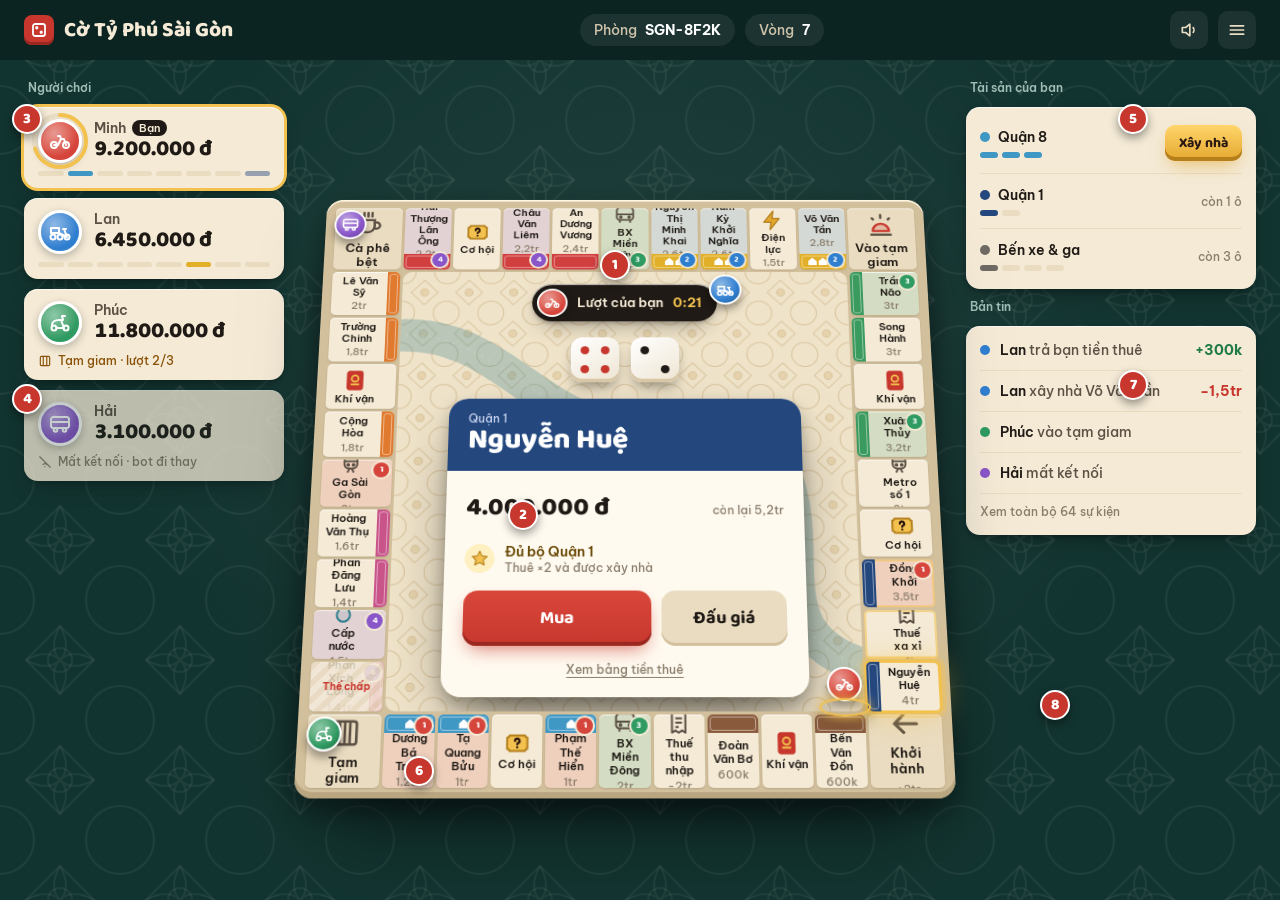
<file: docs/ui-concept/mockups/game-desktop.html>
<!doctype html>
<html lang="vi">
<head>
<meta charset="utf-8">
<meta name="viewport" content="width=device-width, initial-scale=1">
<title>Mockup · Màn chơi desktop</title>
<link rel="stylesheet" href="shared.css">
<script src="board.js"></script>
<style>
  .app { display: grid; grid-template-rows: 60px 1fr; height: 100vh; }
  .topbar { display: flex; align-items: center; justify-content: space-between; padding: 0 24px; background: var(--table-deep); color: #f4ead6; }
  .logo { display: flex; align-items: center; gap: 10px; font: 800 21px var(--f-display); }
  .logo .mark { width: 30px; height: 30px; border-radius: 8px; background: var(--son); display: grid; place-items: center; box-shadow: 0 -3px 0 #9b2820 inset; }
  .logo .mark svg { width: 18px; height: 18px; }
  .row { display: flex; gap: 10px; align-items: center; }
  .pill-dark { display: inline-flex; align-items: center; gap: 8px; padding: 7px 14px; border-radius: 999px; background: rgba(255,255,255,.07); font: 500 var(--t-body) var(--f-ui); color: #cfc3aa; }
  .pill-dark b { font-weight: 700; color: #fff; }
  .iconbtn { width: 38px; height: 38px; border-radius: 10px; background: rgba(255,255,255,.07); display: grid; place-items: center; color: #e9dcc2; }
  .iconbtn svg { width: 20px; height: 20px; }

  .stage { display: grid; grid-template-columns: 260px 1fr 290px; gap: 24px; padding: 20px 24px; min-height: 0; }
  .rail { display: flex; flex-direction: column; gap: 10px; min-height: 0; }
  .rail h3 { font: 600 var(--t-meta) var(--f-ui); color: #9fbdb5; padding: 0 4px 2px; }

  /* Người chơi: chỉ tên + tiền; trạng thái đặc biệt mới có dòng thứ 3 */
  .player { display: grid; grid-template-columns: auto 1fr; column-gap: 12px; row-gap: 8px; padding: 12px 14px; align-items: center; }
  .player.active { box-shadow: 0 0 0 3px var(--gold), var(--shadow-card); }
  .player .nm { font: 600 var(--t-body) var(--f-ui); color: var(--ink-2); display: flex; gap: 6px; align-items: center; }
  .player .you { font: 600 11px var(--f-ui); background: var(--ink); color: var(--plaster); padding: 1px 7px; border-radius: 999px; }
  .player .cash { font: 800 22px/1.15 var(--f-display); font-variant-numeric: tabular-nums; }
  .pips { grid-column: 1 / -1; display: flex; gap: 4px; }
  .pips span { flex: 1; height: 5px; border-radius: 3px; background: var(--plaster-2); }
  .state { grid-column: 1 / -1; display: flex; align-items: center; gap: 6px; font: 500 var(--t-meta) var(--f-ui); color: #8a5208; }
  .state svg { width: 14px; height: 14px; }
  .player.away { opacity: .75; }
  .player.away .state { color: var(--ink-3); }

  .board-col { display: grid; place-items: center; min-height: 0; }
  .board-wrap { width: min(100%, 790px); aspect-ratio: 1; }
  .board { width: 100%; height: 100%; }

  .stagecard { position: absolute; inset: 0; display: flex; flex-direction: column; align-items: center; justify-content: center; gap: 18px; }
  .turnbar { display: flex; align-items: center; gap: 10px; background: var(--ink); color: var(--plaster); padding: 5px 16px 5px 5px; border-radius: 999px; box-shadow: var(--shadow-card); font: 600 var(--t-body) var(--f-ui); }
  .turnbar .avatar { width: 32px; height: 32px; border-width: 2px; } .turnbar .avatar svg { width: 18px; height: 18px; }
  .turnbar .t { font: 700 var(--t-body) var(--f-ui); color: var(--gold); font-variant-numeric: tabular-nums; }
  .dice { display: flex; gap: 12px; }
  .die { width: 50px; height: 50px; border-radius: 12px; background: linear-gradient(145deg, #fff, #efe6d4); box-shadow: 0 -4px 0 #d8c8a8 inset, 0 8px 14px -4px rgba(0,0,0,.4); display: grid; grid-template: repeat(3, 1fr) / repeat(3, 1fr); padding: 9px; }
  .die i { width: 9px; height: 9px; border-radius: 50%; background: var(--son); place-self: center; }
  .die.b i { background: var(--ink); }

  /* Thẻ quyết định: 1 tên, 1 giá, 1 lý do, 2 nút */
  .deed { width: 360px; background: #fffaf0; border-radius: 20px; box-shadow: var(--shadow-pop); overflow: hidden; }
  .deed .head { background: var(--q1); color: #fff; padding: 14px 20px 16px; }
  .deed .head .d { font: 500 var(--t-meta) var(--f-ui); color: #c6d3ee; }
  .deed .head h2 { font: 800 var(--t-key)/1.1 var(--f-display); }
  .deed .body { padding: 18px 20px 20px; display: flex; flex-direction: column; gap: 16px; }
  .price { display: flex; align-items: baseline; justify-content: space-between; }
  .price b { font: 800 26px var(--f-display); font-variant-numeric: tabular-nums; }
  .price span { font: 500 var(--t-meta) var(--f-ui); color: var(--ink-3); }
  .why { display: flex; align-items: center; gap: 10px; font: 600 var(--t-body) var(--f-ui); color: #6a4a07; }
  .why .star { width: 30px; height: 30px; border-radius: 50%; background: #fff0c2; display: grid; place-items: center; flex-shrink: 0; }
  .why .star svg { width: 18px; height: 18px; }
  .why small { display: block; font-weight: 500; font-size: var(--t-meta); color: var(--ink-3); }
  .actions { display: grid; grid-template-columns: 1.5fr 1fr; gap: 10px; }
  .more { font: 500 var(--t-meta) var(--f-ui); color: var(--ink-3); text-align: center; text-decoration: underline; text-underline-offset: 3px; }

  /* Tài sản: mỗi quận 1 dòng */
  .portfolio { padding: 6px 14px; }
  .grp { display: grid; grid-template-columns: 1fr auto; gap: 12px; align-items: center; padding: 12px 0; border-top: 1px solid var(--plaster-2); }
  .grp:first-child { border-top: 0; }
  .grp .t { font: 600 var(--t-body) var(--f-ui); display: flex; align-items: center; gap: 8px; }
  .grp .t i { width: 10px; height: 10px; border-radius: 50%; }
  .dots { display: flex; gap: 4px; margin-top: 6px; }
  .dots i { width: 18px; height: 6px; border-radius: 3px; background: var(--plaster-2); }
  .grp .mini { height: 36px; padding: 0 14px; font-size: 14px; border-radius: 10px; }
  .grp .hint { font: 500 var(--t-meta) var(--f-ui); color: var(--ink-3); }

  /* Bản tin: 1 dòng mỗi sự kiện, số tiền tách cột */
  .feed { padding: 4px 14px; }
  .ev { display: grid; grid-template-columns: 10px 1fr auto; gap: 10px; align-items: center; padding: 11px 0; border-top: 1px solid var(--plaster-2); font: 500 var(--t-body) var(--f-ui); color: var(--ink-2); white-space: nowrap; }
  .ev:first-child { border-top: 0; }
  .ev .dot { width: 10px; height: 10px; border-radius: 50%; }
  .ev span:nth-child(2) { overflow: hidden; text-overflow: ellipsis; }
  .ev b { color: var(--ink); font-weight: 600; }
  .ev .amt { font: 700 var(--t-body) var(--f-ui); font-variant-numeric: tabular-nums; }
  .plus { color: #1f7a45; } .minus { color: var(--son); }
  .feed .all { display: block; padding: 10px 0 12px; font: 500 var(--t-meta) var(--f-ui); color: var(--ink-3); border-top: 1px solid var(--plaster-2); }
</style>
</head>
<body class="gachbong-bg">
<div class="app">
  <header class="topbar">
    <div class="logo"><span class="mark"><svg viewBox="0 0 24 24" fill="none" stroke="#fff" stroke-width="2.4"><rect x="4" y="4" width="16" height="16" rx="3"/><circle cx="9" cy="9" r="1" fill="#fff"/><circle cx="15" cy="15" r="1" fill="#fff"/></svg></span>Cờ Tỷ Phú Sài Gòn</div>
    <div class="row">
      <span class="pill-dark">Phòng <b>SGN-8F2K</b></span>
      <span class="pill-dark">Vòng <b>7</b></span>
    </div>
    <div class="row">
      <span class="iconbtn"><svg viewBox="0 0 24 24" fill="none" stroke="currentColor" stroke-width="2" stroke-linejoin="round"><path d="M4 9h4l5-4v14l-5-4H4z"/><path d="M16.5 8.5a5 5 0 0 1 0 7"/></svg></span>
      <span class="iconbtn"><svg viewBox="0 0 24 24" fill="none" stroke="currentColor" stroke-width="2" stroke-linecap="round"><path d="M4 7h16M4 12h16M4 17h16"/></svg></span>
    </div>
  </header>

  <main class="stage">
    <aside class="rail">
      <h3>Người chơi</h3>
      <div class="card player active">
        <div class="timer-ring"><div class="avatar" style="--c:var(--p1)" id="av1"></div>
          <svg class="ring" viewBox="0 0 56 56"><circle cx="28" cy="28" r="26" fill="none" stroke="#e8dcc3" stroke-width="4"/><circle cx="28" cy="28" r="26" fill="none" stroke="var(--gold)" stroke-width="4" stroke-dasharray="163" stroke-dashoffset="49" stroke-linecap="round"/></svg></div>
        <div><div class="nm">Minh <span class="you">Bạn</span></div><div class="cash">9.200.000 đ</div></div>
        <div class="pips"><span></span><span style="background:var(--q8)"></span><span></span><span></span><span></span><span></span><span></span><span style="background:var(--q1);opacity:.45"></span></div>
      </div>
      <div class="card player">
        <div class="avatar" style="--c:var(--p2)" id="av2"></div>
        <div><div class="nm">Lan</div><div class="cash">6.450.000 đ</div></div>
        <div class="pips"><span></span><span></span><span></span><span></span><span></span><span style="background:var(--q3)"></span><span></span><span></span></div>
      </div>
      <div class="card player">
        <div class="avatar" style="--c:var(--p3)" id="av3"></div>
        <div><div class="nm">Phúc</div><div class="cash">11.800.000 đ</div></div>
        <div class="state"><svg viewBox="0 0 24 24" fill="none" stroke="currentColor" stroke-width="2"><rect x="4" y="4" width="16" height="16" rx="2"/><path d="M9 4v16M15 4v16"/></svg>Tạm giam · lượt 2/3</div>
      </div>
      <div class="card player away">
        <div class="avatar" style="--c:var(--p4)" id="av4"></div>
        <div><div class="nm">Hải</div><div class="cash">3.100.000 đ</div></div>
        <div class="state"><svg viewBox="0 0 24 24" fill="none" stroke="currentColor" stroke-width="2" stroke-linecap="round"><path d="M3 3l18 18M12 20h.01M8.5 16.5a5 5 0 0 1 7 0"/></svg>Mất kết nối · bot đi thay</div>
      </div>
    </aside>

    <section class="board-col">
      <div class="board-wrap">
        <div class="board tilt" id="board">
          <div class="center">
            <script>document.currentScript.insertAdjacentHTML('afterend', centerMap())</script>
            <div class="stagecard">
              <div class="turnbar"><span class="avatar" style="--c:var(--p1)" id="avT"></span>Lượt của bạn<span class="t">0:21</span></div>
              <div class="dice">
                <div class="die"><i style="grid-area:1/1"></i><i style="grid-area:1/3"></i><i style="grid-area:3/1"></i><i style="grid-area:3/3"></i></div>
                <div class="die b"><i style="grid-area:1/1"></i><i style="grid-area:3/3"></i></div>
              </div>
              <div class="deed">
                <div class="head"><div class="d">Quận 1</div><h2>Nguyễn Huệ</h2></div>
                <div class="body">
                  <div class="price"><b>4.000.000 đ</b><span>còn lại 5,2tr</span></div>
                  <div class="why"><span class="star"><svg viewBox="0 0 24 24" fill="#f2c14e" stroke="#b5801c" stroke-width="1.5" stroke-linejoin="round"><path d="M12 2l3 6.5 7 .8-5.2 4.8 1.5 7L12 17.6 5.7 21l1.5-7L2 9.3l7-.8z"/></svg></span>
                    <span>Đủ bộ Quận 1<small>Thuê ×2 và được xây nhà</small></span></div>
                  <div class="actions"><button class="btn btn-primary">Mua</button><button class="btn btn-ghost">Đấu giá</button></div>
                  <span class="more">Xem bảng tiền thuê</span>
                </div>
              </div>
            </div>
          </div>
        </div>
      </div>
    </section>

    <aside class="rail">
      <h3>Tài sản của bạn</h3>
      <div class="card portfolio">
        <div class="grp"><div><div class="t"><i style="background:var(--q8)"></i>Quận 8</div><div class="dots"><i style="background:var(--q8)"></i><i style="background:var(--q8)"></i><i style="background:var(--q8)"></i></div></div>
          <button class="btn btn-gold mini">Xây nhà</button></div>
        <div class="grp"><div><div class="t"><i style="background:var(--q1)"></i>Quận 1</div><div class="dots"><i style="background:var(--q1)"></i><i></i></div></div>
          <span class="hint">còn 1 ô</span></div>
        <div class="grp"><div><div class="t"><i style="background:#6e6a63"></i>Bến xe &amp; ga</div><div class="dots"><i style="background:#6e6a63"></i><i></i><i></i><i></i></div></div>
          <span class="hint">còn 3 ô</span></div>
      </div>

      <h3>Bản tin</h3>
      <div class="card feed">
        <div class="ev"><span class="dot" style="background:var(--p2)"></span><span><b>Lan</b> trả bạn tiền thuê</span><span class="amt plus">+300k</span></div>
        <div class="ev"><span class="dot" style="background:var(--p2)"></span><span><b>Lan</b> xây nhà Võ Văn Tần</span><span class="amt minus">−1,5tr</span></div>
        <div class="ev"><span class="dot" style="background:var(--p3)"></span><span><b>Phúc</b> vào tạm giam</span><span></span></div>
        <div class="ev"><span class="dot" style="background:var(--p4)"></span><span><b>Hải</b> mất kết nối</span><span></span></div>
        <span class="all">Xem toàn bộ 64 sự kiện</span>
      </div>
    </aside>
  </main>
</div>

<script>
  renderBoard(document.getElementById('board'), {
    owners: { 6:'p1', 8:'p1', 9:'p1', 37:'p1', 15:'p1', 26:'p2', 27:'p2', 29:'p2', 31:'p3', 34:'p3', 5:'p3', 25:'p3', 21:'p4', 23:'p4', 11:'p4', 12:'p4' },
    houses: { 6:1, 8:1, 9:1, 26:2, 27:2, 29:3 },
    mortgaged: [11], landing: 39, trail: [37, 38],
    tokens: [
      { seat:'p1', vehicle:'cub', at:39, active:true },
      { seat:'p2', vehicle:'xichlo', at:27 },
      { seat:'p3', vehicle:'vespa', at:10 },
      { seat:'p4', vehicle:'bus', at:20 },
    ],
  });
  const V = ['cub','xichlo','vespa','bus'];
  ['av1','av2','av3','av4'].forEach((id,i)=>document.getElementById(id).innerHTML = VEHICLE[V[i]]);
  document.getElementById('avT').innerHTML = VEHICLE.cub;
</script>
<script src="notes.js"></script>
<script>
  showNotes([
    { n:1, x:600, y:250 }, { n:2, x:508, y:500 }, { n:3, x:12, y:104 },
    { n:4, x:12, y:384 }, { n:5, x:1118, y:104 }, { n:6, x:404, y:756 }, { n:7, x:1118, y:370 }, { n:8, x:1040, y:690 },
  ]);
</script>
</body>
</html>
</file>
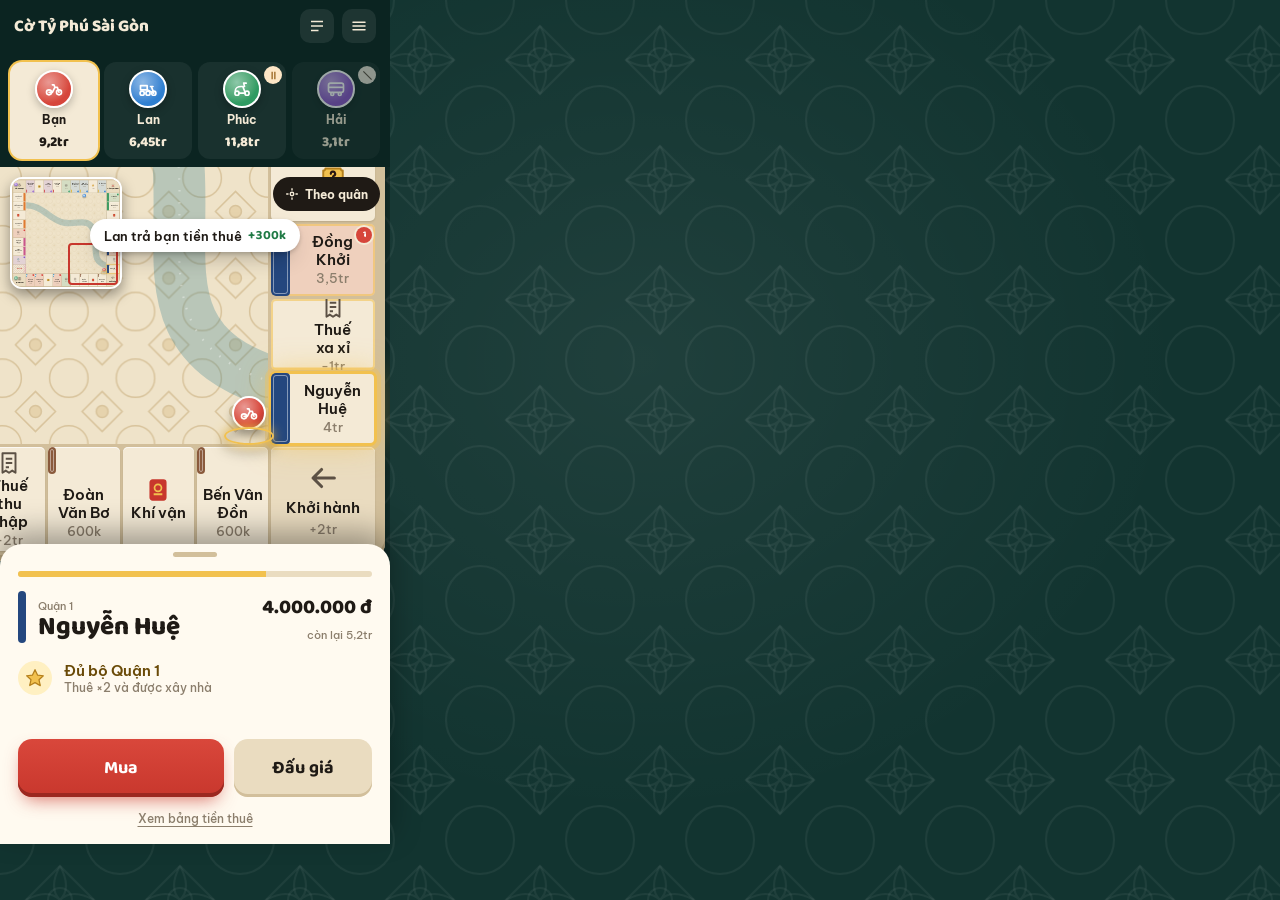
<file: docs/ui-concept/mockups/game-mobile.html>
<!doctype html>
<html lang="vi">
<head>
<meta charset="utf-8">
<meta name="viewport" content="width=device-width, initial-scale=1">
<title>Mockup · Màn chơi mobile</title>
<link rel="stylesheet" href="shared.css">
<script src="board.js"></script>
<style>
  body { width: 390px; height: 844px; position: relative; }
  .top { height: 52px; display: flex; align-items: center; justify-content: space-between; padding: 0 14px; color: #f4ead6; background: var(--table-deep); }
  .top b { font: 800 17px var(--f-display); }
  .top .r { display: flex; gap: 8px; }
  .ib { width: 34px; height: 34px; border-radius: 10px; background: rgba(255,255,255,.08); display: grid; place-items: center; }
  .ib svg { width: 18px; height: 18px; }

  .strip { display: grid; grid-template-columns: repeat(4, 1fr); gap: 6px; padding: 10px 10px 8px; background: var(--table-deep); }
  .pl { display: flex; flex-direction: column; align-items: center; gap: 4px; padding: 8px 4px 6px; border-radius: 12px; background: rgba(255,255,255,.06); color: #f4ead6; position: relative; }
  .pl.on { background: var(--plaster); color: var(--ink); box-shadow: 0 0 0 2px var(--gold); }
  .pl .avatar { width: 38px; height: 38px; border-width: 2px; }
  .pl .avatar svg { width: 20px; height: 20px; }
  .pl .n { font: 700 12px var(--f-ui); }
  .pl .c { font: 800 14px var(--f-display); }
  .pl .badge { position: absolute; top: 4px; right: 4px; width: 18px; height: 18px; border-radius: 50%; display: grid; place-items: center; background: #fde6c6; }
  .pl .badge svg { width: 11px; height: 11px; }
  .pl.off { opacity: .6; }

  .cam { position: relative; height: 394px; overflow: hidden; }
  .cam > .board { position: absolute; width: 900px; height: 900px; left: -515px; top: -506px; }
  .cam > .board .tile .name { font-size: 15px; }
  .cam > .board .tile .price { font-size: 13px; }
  .mini { position: absolute; left: 10px; top: 10px; width: 112px; height: 112px; border-radius: 12px; overflow: hidden; background: var(--plaster-edge); box-shadow: 0 6px 14px rgba(0,0,0,.4); border: 2px solid #fff; }
  .mini .board { width: 900px; height: 900px; transform: scale(.1205); transform-origin: 0 0; }
  .mini .vp { position: absolute; right: 2px; bottom: 2px; width: 50px; height: 42px; border: 2.5px solid var(--son); border-radius: 4px; }
  .recenter { position: absolute; right: 10px; top: 10px; z-index: 6; height: 34px; padding: 0 12px; border-radius: 999px; background: var(--ink); color: var(--plaster); font: 700 12px var(--f-ui); display: flex; align-items: center; gap: 6px; }
  .recenter svg { width: 14px; height: 14px; }
  .toast { z-index: 6; position: absolute; left: 50%; top: 52px; transform: translateX(-50%); white-space: nowrap; background: #fff; border-radius: 999px; padding: 6px 14px; font: 600 13px var(--f-ui); box-shadow: var(--shadow-card); display: flex; gap: 6px; align-items: center; }
  .toast b { font-family: var(--f-display); color: #1f7a45; }

  .sheet { gap: 14px; position: absolute; left: 0; right: 0; bottom: 0; height: 300px; background: #fffaf0; border-radius: 22px 22px 0 0; box-shadow: 0 -12px 30px rgba(0,0,0,.35); padding: 8px 18px 18px; display: flex; flex-direction: column; }
  .grab { width: 44px; height: 5px; border-radius: 3px; background: var(--plaster-edge); align-self: center; }
  .sh-head { display: flex; align-items: center; gap: 12px; }
  .plate { width: 8px; align-self: stretch; border-radius: 4px; background: var(--q1); }
  .sh-head h2 { font: 800 26px/1 var(--f-display); }
  .sh-head .eyebrow { font-size: 11px; }
  .sh-head .px { margin-left: auto; text-align: right; }
  .sh-head .px b { font: 800 20px var(--f-display); display: block; }
  .sh-head .px small { font: 500 11px var(--f-ui); color: var(--ink-3); }
  .why { display: flex; align-items: center; gap: 12px; font: 600 15px var(--f-ui); color: #6a4a07; padding: 4px 0; }
  .why .star { width: 34px; height: 34px; border-radius: 50%; background: #fff0c2; display: grid; place-items: center; flex-shrink: 0; }
  .why .star svg { width: 20px; height: 20px; }
  .why small { display: block; font-weight: 500; font-size: 12px; color: var(--ink-3); }
  .more { font: 500 12px var(--f-ui); color: var(--ink-3); text-align: center; text-decoration: underline; text-underline-offset: 3px; }
  .acts { display: grid; grid-template-columns: 1.5fr 1fr; gap: 10px; margin-top: auto; }
  .acts .btn { height: 58px; }
  .timer { height: 6px; border-radius: 3px; background: var(--plaster-2); overflow: hidden; }
  .timer i { display: block; height: 100%; width: 70%; background: var(--gold); }
</style>
</head>
<body class="gachbong-bg">
  <div class="top">
    <b>Cờ Tỷ Phú Sài Gòn</b>
    <div class="r">
      <span class="ib"><svg viewBox="0 0 24 24" fill="none" stroke="currentColor" stroke-width="2"><path d="M4 6h16M4 12h16M4 18h10"/></svg></span>
      <span class="ib"><svg viewBox="0 0 24 24" fill="none" stroke="currentColor" stroke-width="2" stroke-linecap="round"><path d="M4 7h16M4 12h16M4 17h16"/></svg></span>
    </div>
  </div>
  <div class="strip">
    <div class="pl on"><span class="avatar" style="--c:var(--p1)"></span><span class="n">Bạn</span><span class="c num">9,2tr</span></div>
    <div class="pl"><span class="avatar" style="--c:var(--p2)"></span><span class="n">Lan</span><span class="c num">6,45tr</span></div>
    <div class="pl"><span class="avatar" style="--c:var(--p3)"></span><span class="n">Phúc</span><span class="c num">11,8tr</span><span class="badge"><svg viewBox="0 0 24 24" fill="none" stroke="#8a5208" stroke-width="2.5"><path d="M9 4v16M15 4v16"/></svg></span></div>
    <div class="pl off"><span class="avatar" style="--c:var(--p4)"></span><span class="n">Hải</span><span class="c num">3,1tr</span><span class="badge" style="background:#e7e1d6"><svg viewBox="0 0 24 24" fill="none" stroke="#5c5145" stroke-width="2.5"><path d="M3 3l18 18"/></svg></span></div>
  </div>

  <div class="cam">
    <div class="board" id="b"><div class="center"><script>document.currentScript.insertAdjacentHTML('afterend', centerMap())</script></div></div>
    <div class="mini"><div class="board" id="m"><div class="center"><script>document.currentScript.insertAdjacentHTML('afterend', centerMap())</script></div></div><span class="vp"></span></div>
    <span class="recenter"><svg viewBox="0 0 24 24" fill="none" stroke="currentColor" stroke-width="2.4"><circle cx="12" cy="12" r="3"/><path d="M12 2v4M12 18v4M2 12h4M18 12h4"/></svg>Theo quân</span>
    <span class="toast">Lan trả bạn tiền thuê <b class="num">+300k</b></span>
  </div>

  <div class="sheet">
    <span class="grab"></span>
    <div class="timer"><i></i></div>
    <div class="sh-head">
      <span class="plate"></span>
      <div><span class="eyebrow">Quận 1</span><h2>Nguyễn Huệ</h2></div>
      <div class="px"><b class="num">4.000.000 đ</b><small>còn lại 5,2tr</small></div>
    </div>
    <div class="why"><span class="star"><svg viewBox="0 0 24 24" fill="#f2c14e" stroke="#b5801c" stroke-width="1.5" stroke-linejoin="round"><path d="M12 2l3 6.5 7 .8-5.2 4.8 1.5 7L12 17.6 5.7 21l1.5-7L2 9.3l7-.8z"/></svg></span><span>Đủ bộ Quận 1<small>Thuê ×2 và được xây nhà</small></span></div>
    <div class="acts">
      <button class="btn btn-primary">Mua</button>
      <button class="btn btn-ghost">Đấu giá</button>
    </div>
    <span class="more">Xem bảng tiền thuê</span>
  </div>

<script>
  const st = {
    owners: { 6:'p1', 8:'p1', 9:'p1', 37:'p1', 15:'p1', 26:'p2', 27:'p2', 29:'p2', 31:'p3', 34:'p3', 5:'p3', 25:'p3', 21:'p4', 23:'p4', 11:'p4', 12:'p4' },
    houses: { 6:1, 8:1, 9:1, 26:2, 27:2, 29:3 }, mortgaged: [11], landing: 39, trail: [37, 38],
    tokens: [{ seat:'p1', vehicle:'cub', at:39, active:true }, { seat:'p2', vehicle:'xichlo', at:27 }, { seat:'p3', vehicle:'vespa', at:10 }, { seat:'p4', vehicle:'bus', at:20 }],
  };
  renderBoard(document.getElementById('b'), st);
  renderBoard(document.getElementById('m'), Object.assign({}, st, { compact: true }));
  const V = ['cub','xichlo','vespa','bus'];
  document.querySelectorAll('.strip .avatar').forEach((a,i)=>a.innerHTML = VEHICLE[V[i]]);
</script>
</body>
</html>
</file>
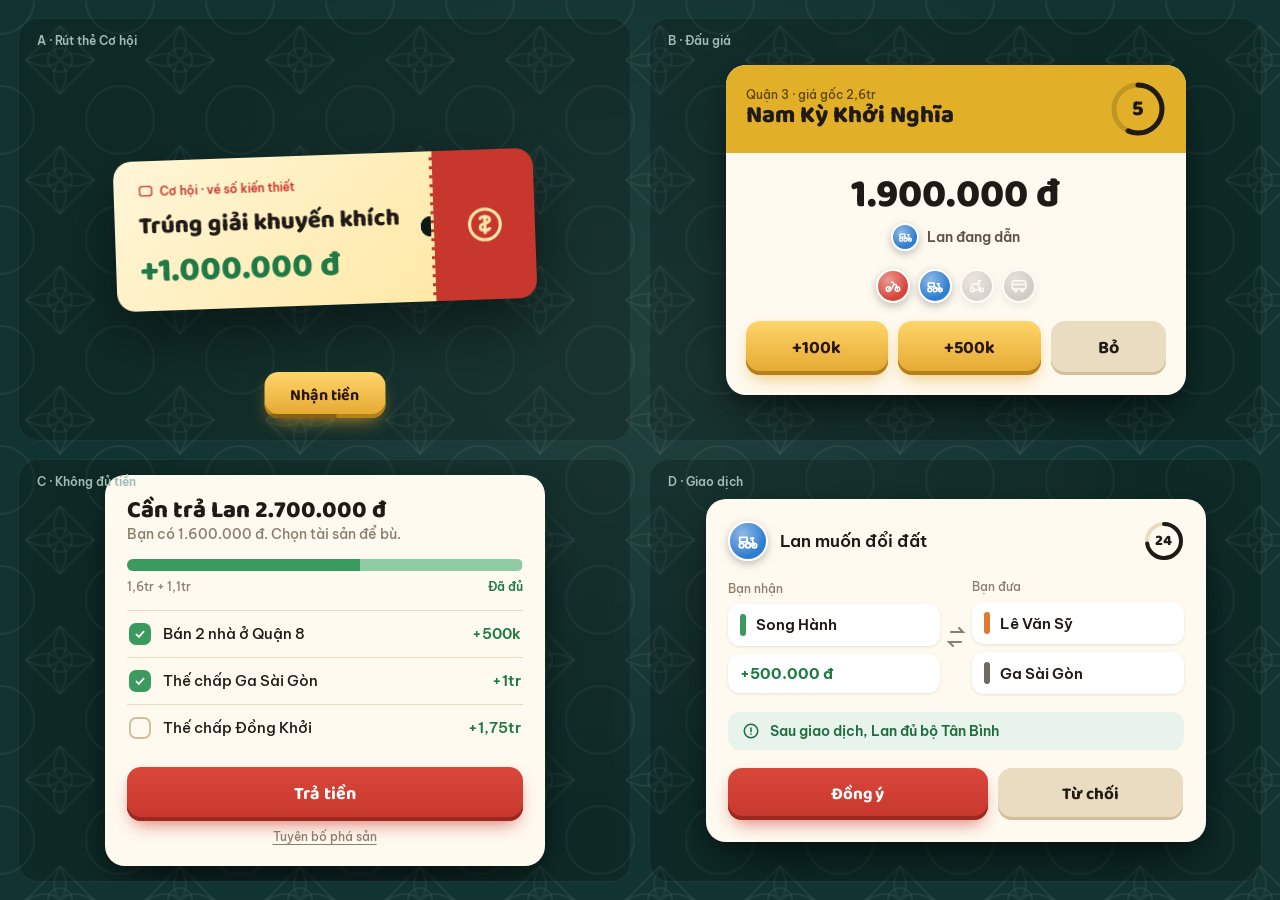
<file: docs/ui-concept/mockups/moments.html>
<!doctype html>
<html lang="vi">
<head>
<meta charset="utf-8">
<meta name="viewport" content="width=device-width, initial-scale=1">
<title>Mockup · Khoảnh khắc chính</title>
<link rel="stylesheet" href="shared.css">
<script src="board.js"></script>
<style>
  body { overflow: hidden; }
  .grid { display: grid; grid-template-columns: 1fr 1fr; grid-template-rows: 1fr 1fr; gap: 18px; padding: 18px; height: 100vh; }
  .pane { position: relative; border-radius: 20px; background: rgba(0,0,0,.18); border: 1px solid rgba(255,255,255,.06); display: grid; place-items: center; overflow: hidden; }
  .pane > .lbl { position: absolute; left: 18px; top: 14px; font: 600 var(--t-meta) var(--f-ui); color: #9fbdb5; }
  .panel { background: #fffaf0; border-radius: 20px; box-shadow: var(--shadow-pop); }
  h3 { font: 800 24px/1.15 var(--f-display); }
  .sub { font: 500 var(--t-body) var(--f-ui); color: var(--ink-3); }
  .num { font-variant-numeric: tabular-nums; }

  /* A. Vé số: 1 tiêu đề, 1 con số, 1 nút */
  .ticket { width: 420px; display: grid; grid-template-columns: 1fr 104px; transform: rotate(-2deg); filter: drop-shadow(0 24px 30px rgba(0,0,0,.45)); }
  .ticket .main { background: linear-gradient(135deg, #fff6d8, #ffe9a8); border-radius: 18px 0 0 18px; padding: 22px 24px; display: flex; flex-direction: column; gap: 14px;
    -webkit-mask: radial-gradient(circle at 100% 50%, transparent 10px, #000 10.5px); }
  .ticket .tag { font: 600 var(--t-meta) var(--f-ui); color: var(--son); display: flex; align-items: center; gap: 6px; }
  .ticket .tag svg { width: 16px; height: 16px; }
  .ticket .eff { font: 800 34px var(--f-display); color: #1f7a45; line-height: 1; }
  .ticket .stub { background: var(--son); border-radius: 0 18px 18px 0; border-left: 3px dashed #ffe9a8; display: grid; place-items: center; }
  .ticket .stub svg { width: 46px; height: 46px; }
  .after { position: absolute; bottom: 22px; left: 50%; transform: translateX(-50%); }
  .after .btn { height: 46px; font-size: 16px; padding: 0 26px; position: relative; overflow: hidden; }
  .after .btn::after { content: ""; position: absolute; left: 0; bottom: 0; height: 4px; width: 60%; background: rgba(0,0,0,.25); }

  /* B. Đấu giá: giá cao nhất là trung tâm */
  .auction { width: 460px; overflow: hidden; }
  .auction .top { display: flex; align-items: center; justify-content: space-between; padding: 16px 20px; background: var(--q3); }
  .auction .top .d { font: 500 var(--t-meta) var(--f-ui); color: #5d4508; }
  .ring { position: relative; width: 56px; height: 56px; display: grid; place-items: center; font: 800 22px var(--f-display); }
  .ring svg { position: absolute; inset: 0; transform: rotate(-90deg); }
  .auction .mid { padding: 22px 20px 6px; display: flex; flex-direction: column; align-items: center; gap: 8px; }
  .auction .mid .v { font: 800 40px/1 var(--f-display); }
  .leader { display: flex; align-items: center; gap: 8px; font: 600 var(--t-body) var(--f-ui); color: var(--ink-2); }
  .leader .avatar { width: 28px; height: 28px; border-width: 2px; } .leader .avatar svg { width: 15px; height: 15px; }
  .who-row { display: flex; justify-content: center; gap: 8px; padding: 12px 20px 4px; }
  .who-row .avatar { width: 34px; height: 34px; border-width: 2px; } .who-row .avatar svg { width: 18px; height: 18px; }
  .who-row .out { opacity: .3; filter: grayscale(1); }
  .auction .acts { padding: 14px 20px 20px; display: grid; grid-template-columns: 1fr 1fr 0.8fr; gap: 10px; }
  .auction .acts .btn { height: 54px; font-size: 18px; }

  /* C. Thiếu tiền: 1 câu, 1 thanh, danh sách 1 dòng */
  .debt { width: 440px; padding: 22px; display: flex; flex-direction: column; gap: 16px; }
  .meter .bar { height: 12px; border-radius: 6px; background: #f1dcd8; overflow: hidden; display: flex; }
  .meter .bar i { display: block; height: 100%; }
  .meter .lg { display: flex; justify-content: space-between; margin-top: 8px; font: 500 var(--t-meta) var(--f-ui); color: var(--ink-3); }
  .meter .lg b { color: #1f7a45; font-weight: 600; }
  .opts { display: flex; flex-direction: column; }
  .opt { display: grid; grid-template-columns: 22px 1fr auto; gap: 12px; align-items: center; padding: 12px 2px; border-top: 1px solid var(--plaster-2); font: 500 15px var(--f-ui); }
  .opt .cb { width: 22px; height: 22px; border-radius: 7px; border: 2px solid var(--plaster-edge); display: grid; place-items: center; }
  .opt.sel .cb { background: #3b9a5e; border-color: #3b9a5e; }
  .opt .cb svg { width: 14px; height: 14px; }
  .opt b { font: 600 15px var(--f-ui); color: #1f7a45; }
  .debt .acts { display: grid; grid-template-columns: 1fr; gap: 8px; }
  .debt .acts .btn { height: 54px; font-size: 18px; }
  .link { font: 500 var(--t-meta) var(--f-ui); color: var(--ink-3); text-align: center; text-decoration: underline; text-underline-offset: 3px; }

  /* D. Giao dịch: 2 cột hình, 1 dòng hệ quả */
  .trade { width: 500px; padding: 22px; display: flex; flex-direction: column; gap: 18px; }
  .trade .h { display: flex; align-items: center; gap: 12px; }
  .trade .h .avatar { width: 40px; height: 40px; border-width: 2px; } .trade .h .avatar svg { width: 22px; height: 22px; }
  .trade .h .t { font: 600 var(--t-label) var(--f-ui); }
  .trade .h .ring { width: 40px; height: 40px; font-size: 15px; margin-left: auto; }
  .cols { display: grid; grid-template-columns: 1fr 32px 1fr; align-items: center; }
  .side { display: flex; flex-direction: column; gap: 8px; }
  .side .sub { font-size: var(--t-meta); }
  .dm { display: flex; align-items: center; gap: 10px; background: #fff; border-radius: 12px; padding: 10px 12px; font: 600 15px var(--f-ui); box-shadow: 0 1px 3px rgba(0,0,0,.1); }
  .dm i { width: 6px; height: 22px; border-radius: 3px; }
  .dm.money { color: #1f7a45; font-weight: 700; }
  .cols > svg { width: 24px; height: 24px; color: var(--ink-3); justify-self: center; }
  .effect { display: flex; align-items: center; gap: 10px; font: 600 var(--t-body) var(--f-ui); color: #1f6d3f; background: #e8f3ec; padding: 10px 14px; border-radius: 12px; }
  .effect svg { width: 18px; height: 18px; }
  .trade .acts { display: grid; grid-template-columns: 1.4fr 1fr; gap: 10px; }
  .trade .acts .btn { height: 52px; font-size: 17px; }
</style>
</head>
<body class="gachbong-bg">
<div class="grid">
  <!-- A -->
  <section class="pane">
    <span class="lbl">A · Rút thẻ Cơ hội</span>
    <div class="ticket">
      <div class="main">
        <span class="tag"><svg viewBox="0 0 24 24" fill="none" stroke="currentColor" stroke-width="2"><path d="M3 7a2 2 0 0 0 2-2h14a2 2 0 0 0 2 2v10a2 2 0 0 0-2 2H5a2 2 0 0 0-2-2z"/></svg>Cơ hội · vé số kiến thiết</span>
        <h3>Trúng giải khuyến khích</h3>
        <span class="eff num">+1.000.000 đ</span>
      </div>
      <div class="stub"><svg viewBox="0 0 24 24" fill="none" stroke="#ffe9a8" stroke-width="1.6"><circle cx="12" cy="12" r="8"/><path d="M12 7v10M9.5 9.5c0-1 1-1.5 2.5-1.5s2.5.6 2.5 1.6c0 2.4-5 1.2-5 3.8 0 1 1.1 1.6 2.5 1.6s2.5-.5 2.5-1.5"/></svg></div>
    </div>
    <div class="after"><button class="btn btn-gold">Nhận tiền</button></div>
  </section>

  <!-- B -->
  <section class="pane">
    <span class="lbl">B · Đấu giá</span>
    <div class="panel auction">
      <div class="top"><div><div class="d">Quận 3 · giá gốc 2,6tr</div><h3>Nam Kỳ Khởi Nghĩa</h3></div>
        <div class="ring num"><svg viewBox="0 0 56 56"><circle cx="28" cy="28" r="24" fill="none" stroke="rgba(0,0,0,.15)" stroke-width="5"/><circle cx="28" cy="28" r="24" fill="none" stroke="var(--ink)" stroke-width="5" stroke-dasharray="151" stroke-dashoffset="66" stroke-linecap="round"/></svg>5</div></div>
      <div class="mid"><span class="v num">1.900.000 đ</span><span class="leader"><span class="avatar" style="--c:var(--p2)" data-v="xichlo"></span>Lan đang dẫn</span></div>
      <div class="who-row"><span class="avatar" style="--c:var(--p1)" data-v="cub"></span><span class="avatar" style="--c:var(--p2)" data-v="xichlo"></span><span class="avatar out" style="--c:var(--p3)" data-v="vespa"></span><span class="avatar out" style="--c:var(--p4)" data-v="bus"></span></div>
      <div class="acts"><button class="btn btn-gold">+100k</button><button class="btn btn-gold">+500k</button><button class="btn btn-ghost">Bỏ</button></div>
    </div>
  </section>

  <!-- C -->
  <section class="pane">
    <span class="lbl">C · Không đủ tiền</span>
    <div class="panel debt">
      <div><h3>Cần trả Lan 2.700.000 đ</h3><div class="sub">Bạn có 1.600.000 đ. Chọn tài sản để bù.</div></div>
      <div class="meter"><div class="bar"><i style="width:59%;background:#3b9a5e"></i><i style="width:41%;background:#8fcca5"></i></div>
        <div class="lg num"><span>1,6tr + 1,1tr</span><b>Đã đủ</b></div></div>
      <div class="opts">
        <div class="opt sel"><span class="cb"><svg viewBox="0 0 24 24" fill="none" stroke="#fff" stroke-width="3"><path d="M5 12l5 5 9-10"/></svg></span><span>Bán 2 nhà ở Quận 8</span><b class="num">+500k</b></div>
        <div class="opt sel"><span class="cb"><svg viewBox="0 0 24 24" fill="none" stroke="#fff" stroke-width="3"><path d="M5 12l5 5 9-10"/></svg></span><span>Thế chấp Ga Sài Gòn</span><b class="num">+1tr</b></div>
        <div class="opt"><span class="cb"></span><span>Thế chấp Đồng Khởi</span><b class="num">+1,75tr</b></div>
      </div>
      <div class="acts"><button class="btn btn-primary">Trả tiền</button><span class="link">Tuyên bố phá sản</span></div>
    </div>
  </section>

  <!-- D -->
  <section class="pane">
    <span class="lbl">D · Giao dịch</span>
    <div class="panel trade">
      <div class="h"><span class="avatar" style="--c:var(--p2)" data-v="xichlo"></span><span class="t">Lan muốn đổi đất</span>
        <span class="ring num"><svg viewBox="0 0 40 40"><circle cx="20" cy="20" r="17" fill="none" stroke="var(--plaster-2)" stroke-width="4"/><circle cx="20" cy="20" r="17" fill="none" stroke="var(--ink)" stroke-width="4" stroke-dasharray="107" stroke-dashoffset="30" stroke-linecap="round"/></svg>24</span></div>
      <div class="cols">
        <div class="side"><span class="sub">Bạn nhận</span>
          <div class="dm"><i style="background:var(--q2)"></i>Song Hành</div>
          <div class="dm money num">+500.000 đ</div></div>
        <svg viewBox="0 0 24 24" fill="none" stroke="currentColor" stroke-width="2" stroke-linecap="round"><path d="M7 7h12l-4-4M17 17H5l4 4"/></svg>
        <div class="side"><span class="sub">Bạn đưa</span>
          <div class="dm"><i style="background:var(--tb)"></i>Lê Văn Sỹ</div>
          <div class="dm"><i style="background:#6e6a63"></i>Ga Sài Gòn</div></div>
      </div>
      <div class="effect"><svg viewBox="0 0 24 24" fill="none" stroke="currentColor" stroke-width="2"><circle cx="12" cy="12" r="9"/><path d="M12 8v5M12 16v.2" stroke-linecap="round"/></svg>Sau giao dịch, Lan đủ bộ Tân Bình</div>
      <div class="acts"><button class="btn btn-primary">Đồng ý</button><button class="btn btn-ghost">Từ chối</button></div>
    </div>
  </section>
</div>
<script>
  document.querySelectorAll('[data-v]').forEach(el => el.innerHTML = VEHICLE[el.dataset.v]);
</script>
</body>
</html>
</file>
<file: docs/ui-concept/mockups/shared.css>
/* Hướng visual "Gạch bông & Bảng hiệu" — mockup tĩnh, không phải code production */
@import url('https://fonts.googleapis.com/css2?family=Baloo+2:wght@600;700;800&family=Be+Vietnam+Pro:wght@400;500;600;700&display=swap');

:root {
  /* Bàn (khăn trải bàn xanh cửa lá sách) */
  --table: #123430;
  --table-deep: #0b2421;
  /* Mặt bàn cờ: vữa ngà như tường nhà phố cũ */
  --plaster: #f4ead6;
  --plaster-2: #eadcc0;
  --plaster-edge: #d2bf9b;
  --ink: #1f1a15;
  --ink-2: #5c5145;
  --ink-3: #8b7e6c;
  /* Màu chất liệu Sài Gòn */
  --ochre: #e3a72f;      /* tường vàng thuộc địa */
  --shutter: #1f6d5f;    /* cửa lá sách */
  --son: #c8372d;        /* đỏ son bảng hiệu */
  --river: #2b7c8c;      /* sông Sài Gòn */
  --lacquer: #2a1712;    /* sơn mài */
  --gold: #f2c14e;

  /* 8 quận — bão hòa vừa, đọc tốt trên nền ngà */
  --q4: #8a5a3c;
  --q8: #3f97c4;
  --pn: #c9548a;
  --tb: #e07a2e;
  --q5: #d23f3f;
  --q3: #e2b028;
  --q2: #3b9a5e;
  --q1: #24477e;

  /* Người chơi — màu + họa tiết riêng (không chỉ dựa vào màu) */
  --p1: #d6453b;
  --p2: #2f7fd0;
  --p3: #2f9b62;
  --p4: #8a55c9;

  --f-ui: 'Be Vietnam Pro', system-ui, sans-serif;
  --f-display: 'Baloo 2', 'Be Vietnam Pro', system-ui, sans-serif;
  --f-sign: 'Be Vietnam Pro', system-ui, sans-serif; /* bỏ font condensed: dấu tiếng Việt bị chen chúc ở cỡ nhỏ */
  /* Thang chữ: chỉ 4 cỡ cho UI */
  --t-meta: 12px; --t-body: 14px; --t-label: 17px; --t-key: 30px;

  --r-sm: 8px;
  --r-md: 14px;
  --r-lg: 22px;
  --shadow-card: 0 1px 0 rgba(255,255,255,.6) inset, 0 10px 24px -10px rgba(0,0,0,.45), 0 2px 4px rgba(0,0,0,.18);
  --shadow-pop: 0 30px 60px -20px rgba(0,0,0,.6), 0 8px 16px rgba(0,0,0,.25);
}

* { box-sizing: border-box; margin: 0; padding: 0; }
html, body { width: 100%; height: 100%; }
body {
  font-family: var(--f-ui);
  color: var(--ink);
  background: var(--table);
  -webkit-font-smoothing: antialiased;
  overflow: hidden;
}
.num { font-variant-numeric: tabular-nums; }

/* Họa tiết gạch bông lặp lại cho khăn trải bàn */
.gachbong-bg {
  background-color: var(--table);
  background-image:
    radial-gradient(ellipse at 50% 40%, rgba(255,255,255,.06), transparent 60%),
    url("data:image/svg+xml,%3Csvg xmlns='http://www.w3.org/2000/svg' width='120' height='120' viewBox='0 0 120 120'%3E%3Cg fill='none' stroke='%23ffffff' stroke-opacity='.055' stroke-width='2'%3E%3Ccircle cx='0' cy='0' r='34'/%3E%3Ccircle cx='120' cy='0' r='34'/%3E%3Ccircle cx='0' cy='120' r='34'/%3E%3Ccircle cx='120' cy='120' r='34'/%3E%3Cpath d='M60 26 L94 60 L60 94 L26 60 Z'/%3E%3Ccircle cx='60' cy='60' r='12'/%3E%3Cpath d='M60 26 Q72 48 60 60 Q48 48 60 26 M94 60 Q72 72 60 60 Q72 48 94 60 M60 94 Q48 72 60 60 Q72 72 60 94 M26 60 Q48 48 60 60 Q48 72 26 60'/%3E%3C/g%3E%3C/svg%3E");
}

/* ---------- Bàn cờ ---------- */
.board-wrap { perspective: 1800px; }
.board {
  position: relative;
  display: grid;
  grid-template-columns: 1.45fr repeat(9, 1fr) 1.45fr;
  grid-template-rows: 1.45fr repeat(9, 1fr) 1.45fr;
  gap: 3px;
  padding: 10px;
  background: var(--plaster-edge);
  border-radius: 18px;
  box-shadow:
    0 2px 0 #fff6e3 inset,
    0 -6px 0 #b9a580 inset,
    0 40px 80px -30px rgba(0,0,0,.75),
    0 12px 24px rgba(0,0,0,.35);
}
.board.tilt { transform: rotateX(18deg); transform-origin: 50% 60%; }

.tile {
  position: relative;
  background: var(--plaster);
  border-radius: 5px;
  display: flex;
  flex-direction: column;
  overflow: hidden;
  box-shadow: 0 1px 0 rgba(255,255,255,.7) inset, 0 1px 2px rgba(0,0,0,.12);
}
.tile .plate {
  height: 26%;
  min-height: 12px;
  display: flex; align-items: center; justify-content: center; gap: 2px;
  position: relative;
}
.tile .plate::after { /* viền chỉ trắng như bảng hiệu sơn tay */
  content: ""; position: absolute; inset: 2px; border: 1px solid rgba(255,255,255,.45); border-radius: 3px;
}
.tile .body { flex: 1; min-height: 0; display: flex; flex-direction: column; align-items: center; justify-content: center; text-align: center; padding: 2px 4px; gap: 1px; }
.tile .name { font-family: var(--f-ui); font-weight: 600; font-size: 11px; line-height: 1.2; color: var(--ink); text-wrap: balance; }
.tile .price { font-family: var(--f-ui); font-weight: 500; font-size: 10.5px; color: var(--ink-3); font-variant-numeric: tabular-nums; }
.tile .icon { width: 26px; height: 26px; color: var(--ink-2); }
.tile.side .plate { height: 100%; width: 18%; position: absolute; top: 0; }
.tile.side.left .plate { right: 0; }
.tile.side.right .plate { left: 0; }
.tile.side .body { padding-left: 6px; padding-right: 6px; }
.tile.side.left .body { margin-right: 18%; }
.tile.side.right .body { margin-left: 18%; }
.tile.top-row { flex-direction: column-reverse; }
.tile.corner { background: var(--plaster-2); }
.tile.corner .body { gap: 4px; }
.tile.corner .name { font-size: 13px; }

/* sở hữu: tô nền theo màu chủ + cờ đuôi nheo */
.tile.owned { background: color-mix(in srgb, var(--owner) 16%, var(--plaster)); }
.tile .flag {
  position: absolute; top: 3px; right: 3px;
  width: 16px; height: 16px; border-radius: 50%;
  background: var(--owner); color: #fff; font: 700 9px/16px var(--f-display); text-align: center;
  box-shadow: 0 0 0 2px var(--plaster);
}
.tile.top-row .flag { top: auto; bottom: 3px; }
.tile.mortgaged::before {
  content: "Thế chấp"; position: absolute; inset: 0; display: grid; place-items: center;
  font: 700 10px var(--f-ui); color: var(--son);
  background: repeating-linear-gradient(-45deg, rgba(244,234,214,.85) 0 6px, rgba(234,220,192,.85) 6px 12px);
  z-index: 2;
}
.house { width: 9px; height: 9px; background: #fff; clip-path: polygon(50% 0, 100% 45%, 100% 100%, 0 100%, 0 45%); }
.hotel { width: 16px; height: 11px; background: var(--son); border: 1.5px solid #fff; border-radius: 2px; }
.tile.landing { outline: 3px solid var(--gold); outline-offset: -1px; z-index: 3; box-shadow: 0 0 0 6px rgba(242,193,78,.35), 0 0 30px rgba(242,193,78,.6); }
.tile.trail { box-shadow: inset 0 0 0 2px rgba(242,193,78,.55); }
.tile.dim { filter: saturate(.5) brightness(.92); }
.tile.preview-rent .rentchip {
  position: absolute; left: 50%; bottom: -2px; transform: translate(-50%, 0);
}

/* Trung tâm bàn cờ = sân khấu */
.center {
  grid-column: 2 / 11; grid-row: 2 / 11;
  position: relative;
  border-radius: 10px;
  background: #efe3c9;
  overflow: hidden;
  box-shadow: 0 2px 10px rgba(0,0,0,.15) inset;
}
.center .map { position: absolute; inset: 0; width: 100%; height: 100%; }

/* Quân cờ: đĩa đứng có đế, mỗi người một "xe" */
.token {
  position: absolute; width: 34px; height: 40px; transform: translate(-50%, -85%);
  z-index: 5; filter: drop-shadow(0 6px 4px rgba(0,0,0,.35));
}
.token .disc {
  width: 34px; height: 34px; border-radius: 50%;
  background: radial-gradient(circle at 35% 30%, color-mix(in srgb, var(--c) 55%, #fff), var(--c) 60%, color-mix(in srgb, var(--c) 70%, #000));
  border: 2.5px solid #fff; display: grid; place-items: center; color: #fff;
}
.token .disc svg { width: 20px; height: 20px; }
.token.active::after {
  content: ""; position: absolute; left: 50%; top: 100%; width: 46px; height: 14px; transform: translate(-50%, -50%);
  border-radius: 50%; border: 2px solid var(--gold); box-shadow: 0 0 12px var(--gold);
}

/* ---------- UI chung ---------- */
.card {
  background: var(--plaster);
  border-radius: var(--r-md);
  box-shadow: var(--shadow-card);
}
.btn {
  font-family: var(--f-display); font-weight: 700; font-size: 18px;
  border: none; border-radius: 14px; cursor: pointer;
  display: inline-flex; align-items: center; justify-content: center; gap: 10px;
  padding: 0 22px; height: 56px;
  transition: transform .12s;
}
.btn-primary {
  color: #fff; background: linear-gradient(#d9473b, var(--son));
  box-shadow: 0 -4px 0 #9b2820 inset, 0 8px 18px -6px rgba(200,55,45,.7);
}
.btn-gold {
  color: var(--lacquer); background: linear-gradient(#ffd56a, var(--ochre));
  box-shadow: 0 -4px 0 #b5801c inset, 0 8px 18px -6px rgba(227,167,47,.7);
}
.btn-ghost {
  color: var(--ink); background: var(--plaster-2);
  box-shadow: 0 -3px 0 var(--plaster-edge) inset;
}
.btn small { font-family: var(--f-ui); font-weight: 500; font-size: 13px; opacity: .8; }
.chip {
  display: inline-flex; align-items: center; gap: 6px;
  font: 600 12px var(--f-ui); padding: 4px 10px; border-radius: 999px;
  background: var(--plaster-2); color: var(--ink-2);
}
.eyebrow { font: 500 var(--t-meta) var(--f-ui); color: var(--ink-3); }
.avatar {
  width: 44px; height: 44px; border-radius: 50%; flex-shrink: 0;
  display: grid; place-items: center; color: #fff;
  background: radial-gradient(circle at 35% 30%, color-mix(in srgb, var(--c) 55%, #fff), var(--c) 65%);
  border: 3px solid #fff; box-shadow: 0 3px 8px rgba(0,0,0,.25);
}
.avatar svg { width: 24px; height: 24px; }

/* Vòng đếm giờ quanh avatar */
.timer-ring { position: relative; }
.timer-ring svg.ring { position: absolute; inset: -6px; width: calc(100% + 12px); height: calc(100% + 12px); transform: rotate(-90deg); }

/* Ghi chú mockup */
.callout {
  position: absolute; z-index: 50;
  background: #fffbe8; color: var(--ink); border: 2px solid var(--ink);
  border-radius: 10px; padding: 6px 10px; font: 600 12px/1.35 var(--f-ui);
  box-shadow: 4px 4px 0 var(--ink); max-width: 220px;
}
.callout b { color: var(--son); font-family: var(--f-display); font-size: 14px; margin-right: 4px; }
.callout {
  width: 30px; height: 30px; max-width: none; padding: 0; border-radius: 50%;
  display: grid; place-items: center; background: var(--son); color: #fff; border: 2.5px solid #fff;
  font: 800 15px var(--f-display); box-shadow: 0 4px 10px rgba(0,0,0,.4);
}
</file>
